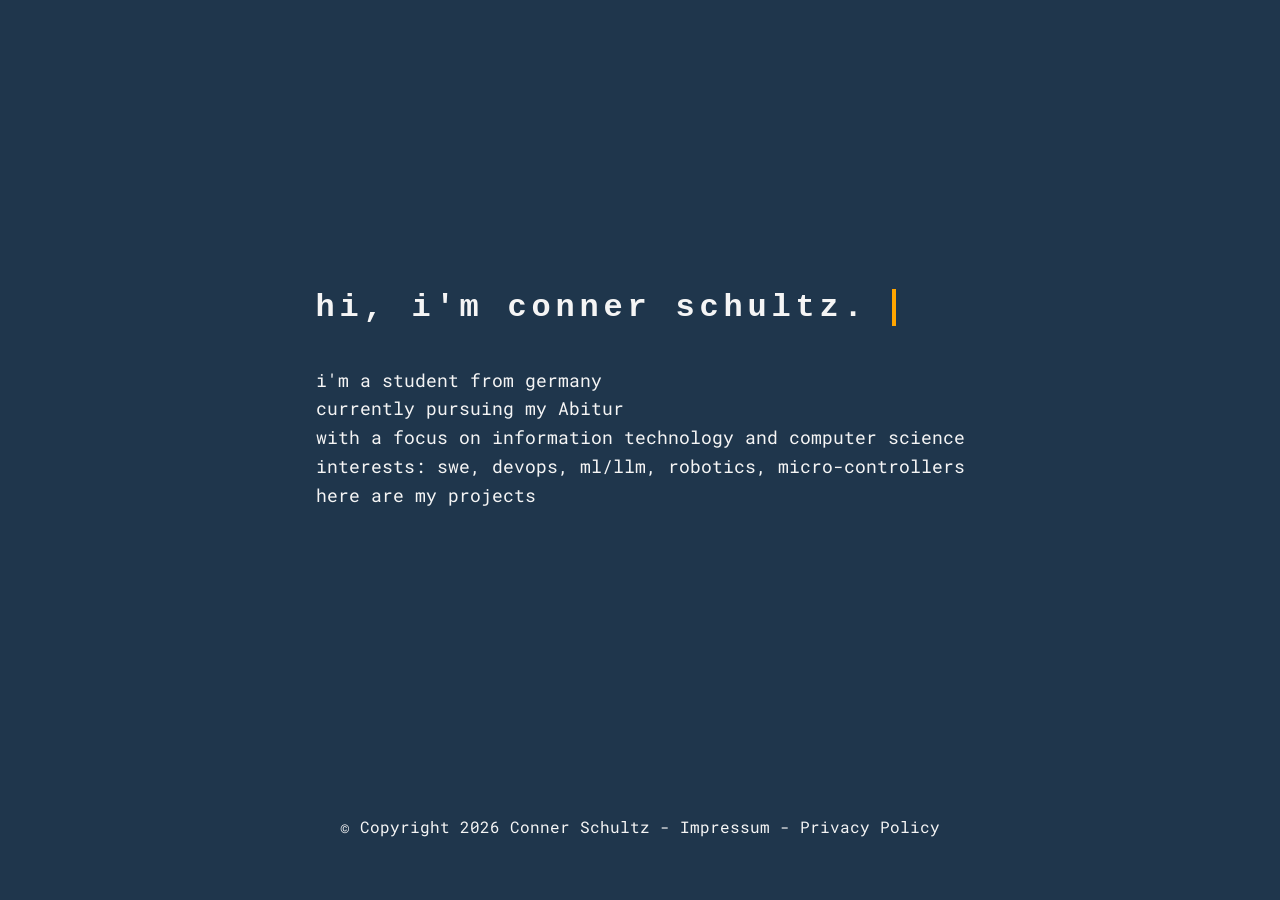
<file: index.html>
<!DOCTYPE html>
<html lang="en">

<head>
    <meta charset="UTF-8">
    <meta http-equiv="X-UA-Compatible" content="IE=edge">
    <meta name="viewport" content="width=device-width, initial-scale=1.0">

    <link rel="stylesheet" href="index.css">
    <link rel="icon" href="/img/pb.png">

    <title>Hello there!</title>
</head>

<body>
    <div class="card">
        <div class="text">
            <div class="title">
                <h1>hi, i'm conner schultz.</h1>
            </div>
            <p class="normal-text">
                i'm a student from germany<br>
                currently pursuing my Abitur<br>
                with a focus on information technology and computer science<br>
                interests: swe, devops, ml/llm, robotics, micro-controllers<br>
                <a href="https://www.github.com/connerscz">here are my projects</a>
            </p>
        </div>
    </div>
    <div class="footer">
        <p class="footer-text">
            © Copyright 2026 Conner Schultz - <a href="/imprint/">Impressum</a> - <a href="/privacy-policy/">Privacy Policy</a>
        </p>
    </div>
</body>


</html>
</file>
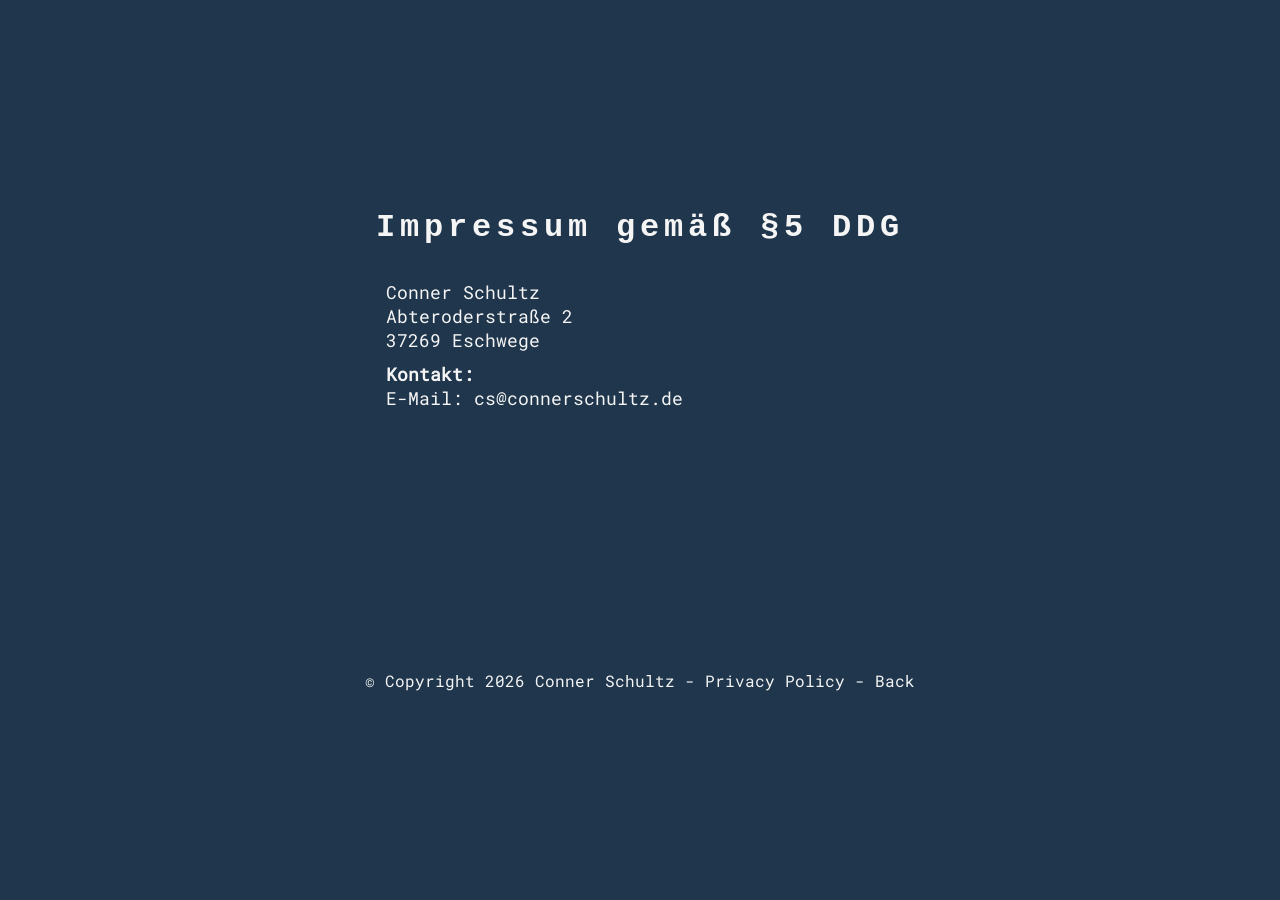
<file: imprint/index.html>
<!DOCTYPE html>
<html lang="de">

<head>
    <meta charset="UTF-8">
    <meta http-equiv="X-UA-Compatible" content="IE=edge">
    <meta name="viewport" content="width=device-width, initial-scale=1.0">

    <link rel="stylesheet" href="/imprint/imprint.css">
    <link rel="icon" href="/img/pb.png">

    <title>Hello there!</title>
</head>

<body>
    <div class="card">
        <div class="text">
            <div class="title">
                <h1>Impressum gemäß §5 DDG</h1>
            </div>
            <p class="normal-text">
                <br>
                Conner Schultz <br>
                Abteroderstraße 2 <br>
                37269 Eschwege
            </p>
            <p class="normal-text">
                <strong> Kontakt:</strong><br>
                E-Mail: cs@connerschultz.de
            </p>
        </div>
    </div>
    <div class="footer">
        <p class="footer-text">
            © Copyright 2026 Conner Schultz - <a href="/privacy-policy/">Privacy Policy</a> - <a href="/">Back</a>
        </p>
    </div>
</body>


</html>
</file>
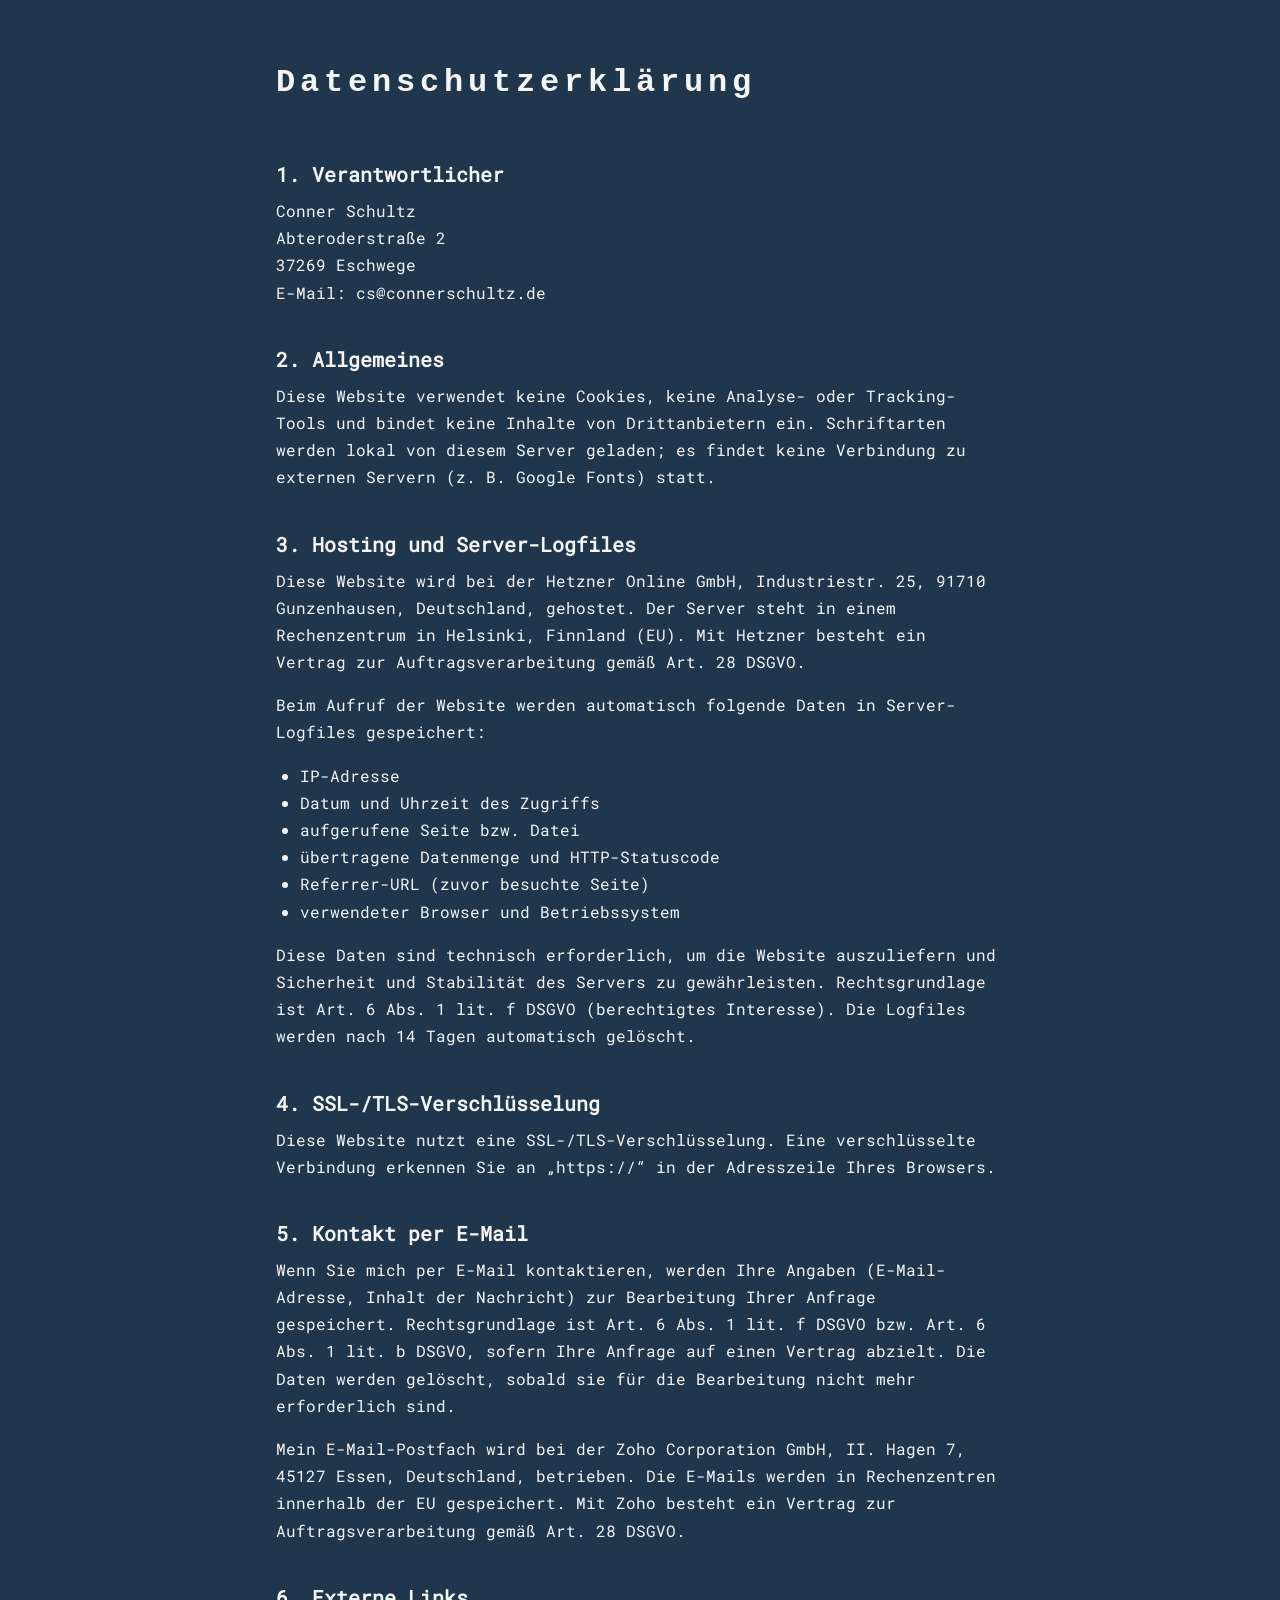
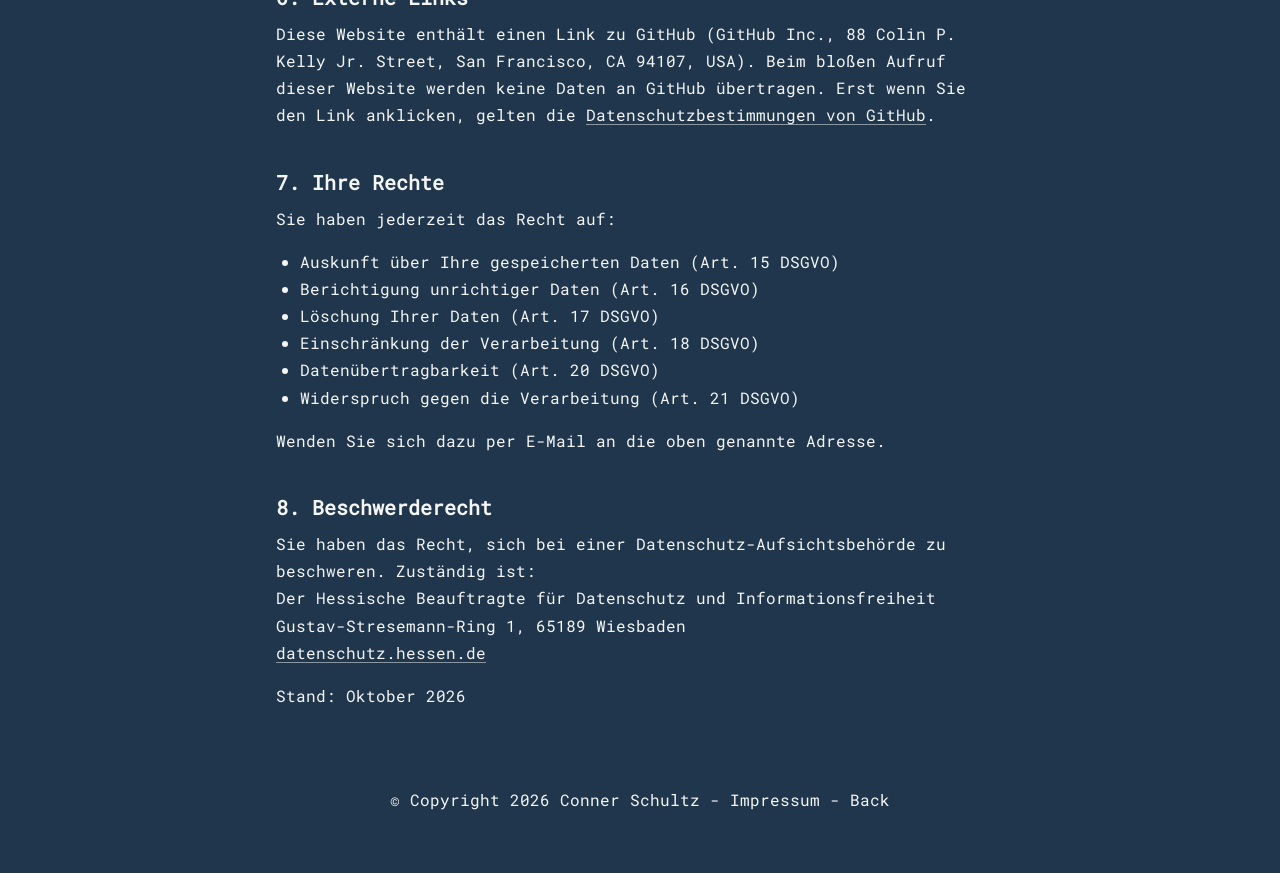
<file: privacy-policy/index.html>
<!DOCTYPE html>
<html lang="de">

<head>
    <meta charset="UTF-8">
    <meta http-equiv="X-UA-Compatible" content="IE=edge">
    <meta name="viewport" content="width=device-width, initial-scale=1.0">

    <link rel="stylesheet" href="/privacy-policy/index.css">
    <link rel="icon" href="/img/pb.png">

    <title>Hello there!</title>
</head>

<body>
    <div class="card">
        <div class="text">
            <div class="title">
                <h1>Datenschutzerklärung</h1>
            </div>

            <h2>1. Verantwortlicher</h2>
            <p class="normal-text">
                Conner Schultz<br>
                Abteroderstraße 2<br>
                37269 Eschwege<br>
                E-Mail: cs@connerschultz.de
            </p>

            <h2>2. Allgemeines</h2>
            <p class="normal-text">
                Diese Website verwendet keine Cookies, keine Analyse- oder Tracking-Tools
                und bindet keine Inhalte von Drittanbietern ein. Schriftarten werden lokal
                von diesem Server geladen; es findet keine Verbindung zu externen Servern
                (z. B. Google Fonts) statt.
            </p>

            <h2>3. Hosting und Server-Logfiles</h2>
            <p class="normal-text">
                Diese Website wird bei der Hetzner Online GmbH, Industriestr. 25,
                91710 Gunzenhausen, Deutschland, gehostet. Der Server steht in einem
                Rechenzentrum in Helsinki, Finnland (EU). Mit Hetzner besteht ein Vertrag
                zur Auftragsverarbeitung gemäß Art. 28 DSGVO.
            </p>
            <p class="normal-text">
                Beim Aufruf der Website werden automatisch folgende Daten in Server-Logfiles
                gespeichert:
            </p>
            <ul class="normal-text">
                <li>IP-Adresse</li>
                <li>Datum und Uhrzeit des Zugriffs</li>
                <li>aufgerufene Seite bzw. Datei</li>
                <li>übertragene Datenmenge und HTTP-Statuscode</li>
                <li>Referrer-URL (zuvor besuchte Seite)</li>
                <li>verwendeter Browser und Betriebssystem</li>
            </ul>
            <p class="normal-text">
                Diese Daten sind technisch erforderlich, um die Website auszuliefern und
                Sicherheit und Stabilität des Servers zu gewährleisten. Rechtsgrundlage ist
                Art. 6 Abs. 1 lit. f DSGVO (berechtigtes Interesse). Die Logfiles werden nach
                14 Tagen automatisch gelöscht.
            </p>

            <h2>4. SSL-/TLS-Verschlüsselung</h2>
            <p class="normal-text">
                Diese Website nutzt eine SSL-/TLS-Verschlüsselung. Eine verschlüsselte
                Verbindung erkennen Sie an „https://“ in der Adresszeile Ihres Browsers.
            </p>

            <h2>5. Kontakt per E-Mail</h2>
            <p class="normal-text">
                Wenn Sie mich per E-Mail kontaktieren, werden Ihre Angaben (E-Mail-Adresse,
                Inhalt der Nachricht) zur Bearbeitung Ihrer Anfrage gespeichert.
                Rechtsgrundlage ist Art. 6 Abs. 1 lit. f DSGVO bzw. Art. 6 Abs. 1 lit. b DSGVO,
                sofern Ihre Anfrage auf einen Vertrag abzielt. Die Daten werden gelöscht,
                sobald sie für die Bearbeitung nicht mehr erforderlich sind.
            </p>
            <p class="normal-text">
                Mein E-Mail-Postfach wird bei der Zoho Corporation GmbH, II. Hagen 7,
                45127 Essen, Deutschland, betrieben. Die E-Mails werden in Rechenzentren
                innerhalb der EU gespeichert. Mit Zoho besteht ein Vertrag zur
                Auftragsverarbeitung gemäß Art. 28 DSGVO.
            </p>

            <h2>6. Externe Links</h2>
            <p class="normal-text">
                Diese Website enthält einen Link zu GitHub (GitHub Inc., 88 Colin P. Kelly Jr.
                Street, San Francisco, CA 94107, USA). Beim bloßen Aufruf dieser Website werden
                keine Daten an GitHub übertragen. Erst wenn Sie den Link anklicken, gelten die
                <a href="https://docs.github.com/de/site-policy/privacy-policies/github-general-privacy-statement">Datenschutzbestimmungen von GitHub</a>.
            </p>

            <h2>7. Ihre Rechte</h2>
            <p class="normal-text">
                Sie haben jederzeit das Recht auf:
            </p>
            <ul class="normal-text">
                <li>Auskunft über Ihre gespeicherten Daten (Art. 15 DSGVO)</li>
                <li>Berichtigung unrichtiger Daten (Art. 16 DSGVO)</li>
                <li>Löschung Ihrer Daten (Art. 17 DSGVO)</li>
                <li>Einschränkung der Verarbeitung (Art. 18 DSGVO)</li>
                <li>Datenübertragbarkeit (Art. 20 DSGVO)</li>
                <li>Widerspruch gegen die Verarbeitung (Art. 21 DSGVO)</li>
            </ul>
            <p class="normal-text">
                Wenden Sie sich dazu per E-Mail an die oben genannte Adresse.
            </p>

            <h2>8. Beschwerderecht</h2>
            <p class="normal-text">
                Sie haben das Recht, sich bei einer Datenschutz-Aufsichtsbehörde zu beschweren.
                Zuständig ist:<br>
                Der Hessische Beauftragte für Datenschutz und Informationsfreiheit<br>
                Gustav-Stresemann-Ring 1, 65189 Wiesbaden<br>
                <a href="https://datenschutz.hessen.de">datenschutz.hessen.de</a>
            </p>

            <p class="normal-text">
                Stand: Oktober 2026
            </p>
        </div>
    </div>
    <div class="footer">
        <p class="footer-text">
            © Copyright 2026 Conner Schultz - <a href="/imprint/">Impressum</a> - <a href="/">Back</a>
        </p>
    </div>
</body>


</html>
</file>
<file: index.css>
html {
    scroll-behavior: smooth;
}

@font-face {
    font-family: 'Roboto Mono';
    src: url('/fonts/roboto-mono-v31-latin-regular.woff2') format('woff2');
    font-weight: 400;
    font-style: normal;
    font-display: swap;
}

body {
    font-family: 'Roboto Mono', monospace;
    background-color: #1f364c;
    display: flex;
    flex-direction: column;
    align-items: center;
    justify-content: center;
    min-height: 100vh;
    min-height: 100dvh;
    margin: 0;
}

a:link, a:visited {
  color: whitesmoke;
  text-decoration: none;
}

a:hover {
  color:gray;
  text-decoration: none;
}

a:active {
  text-decoration: none;
}

span:hover {
  transform: scale(1.5);
}

.footer {
  padding-bottom: clamp(24px, 7vh, 64px);
  display: flex;
  align-items: center;
  justify-content: center;
  width: 100%;
  color: whitesmoke;
}

.footer-addition {
  bottom: 0;
  display: flex;
  align-items: center;
  justify-content: center;
  width: 100%;
  color:#5a5858;
  font-family: system-ui, -apple-system, BlinkMacSystemFont, 'Segoe UI', Roboto, Oxygen, Ubuntu, Cantarell, 'Open Sans', 'Helvetica Neue', sans-serif;;
}

.card {
    flex: 1;
    display: flex;
    align-items: center;
    justify-content: center;
}

.title h1 {
    color: whitesmoke;
    margin: 0 0 1.25em;
    text-align: start;
    font-family: Consolas, 'SF Mono', Menlo, Monaco, 'Courier New', monospace;
    overflow: hidden;
    border-right: .15em solid orange;
    white-space: nowrap;
    letter-spacing: .15em;
    width: calc(24 * (1ch + .15em));
    animation: typing 3.5s steps(24, end), blink-caret .5s step-end infinite;
}

@keyframes typing {
    from {
        width: 0
    }
}

@keyframes blink-caret {
    from,
    to {
        border-color: transparent
    }
    50% {
        border-color: orange
    }
}

.normal-text {
    color: whitesmoke;
    font-size: 18px;
    line-height: 1.6;
    text-align: start;
    margin: 0 0 1em;
}

.footer-text {
    margin: 0;
}
@media (max-width: 600px) {
    .card {
        width: 100%;
        padding: 0 16px;
        box-sizing: border-box;
    }

    .title h1 {
        font-size: 4.8vw;
    }

    .normal-text {
        font-size: 16px;
    }

    .footer {
        padding-left: 16px;
        padding-right: 16px;
        box-sizing: border-box;
        text-align: center;
        font-size: 14px;
    }
}
</file>
<file: imprint/imprint.css>
html {
    scroll-behavior: smooth;
}

@font-face {
    font-family: 'Roboto Mono';
    src: url('/fonts/roboto-mono-v31-latin-regular.woff2') format('woff2');
    font-weight: 400;
    font-style: normal;
    font-display: swap;
}

body {
    font-family: 'Roboto Mono', monospace;
    background-color: #1f364c;
    display: flex;
    flex-direction: column;
    align-items: center;
    justify-content: center;
    min-height: 100vh;
    margin: 0;
}

a:link, a:visited {
  color: whitesmoke;
  text-decoration: none;
}

a:hover {
  color:gray;
  text-decoration: none;
}

a:active {
  text-decoration: none;
}

span:hover {
  transform: scale(1.5);
}

.footer {
  margin-top: 250px;
  bottom: 0;
  display: flex;
  align-items: center;
  justify-content: center;
  width: 100%;
  color: whitesmoke;
}

.footer-addition {
  bottom: 0;
  display: flex;
  align-items: center;
  justify-content: center;
  width: 100%;
  color:#5a5858;
  font-family: system-ui, -apple-system, BlinkMacSystemFont, 'Segoe UI', Roboto, Oxygen, Ubuntu, Cantarell, 'Open Sans', 'Helvetica Neue', sans-serif;;
}

.card {
    display: flex;
    align-items: center;
    justify-content: center;
}

.title h1 {
    color: whitesmoke;
    margin: 0 auto;
    text-align: start;
    font-family: Consolas, 'SF Mono', Menlo, Monaco, 'Courier New', monospace;
    overflow: hidden;
    white-space: nowrap;
    letter-spacing: .15em;
    animation: typing 3.5s steps(16, end), blink-caret .5s step-end infinite;
}

.normal-text {
    color: whitesmoke;
    font-size: 18px;
    text-align: start;
    margin: 10px;
}

.footer-text {
    margin: 0;
}
@media (max-width: 600px) {
    body {
        min-height: 100dvh;
    }

    .card {
        width: 100%;
        padding: 0 16px;
        box-sizing: border-box;
    }

    .title h1 {
        font-size: 5.2vw;
    }

    .normal-text {
        font-size: 16px;
        margin: 10px 0;
    }

    .footer {
        margin-top: 120px;
        padding: 0 16px 24px;
        box-sizing: border-box;
        text-align: center;
        font-size: 14px;
    }
}
</file>
<file: privacy-policy/index.css>
html {
    scroll-behavior: smooth;
}
@font-face {
    font-family: 'Roboto Mono';
    src: url('/fonts/roboto-mono-v31-latin-regular.woff2') format('woff2');
    font-weight: 400;
    font-style: normal;
    font-display: swap;
}

body {
    font-family: 'Roboto Mono', monospace;
    background-color: #1f364c;
    display: flex;
    flex-direction: column;
    align-items: center;
    justify-content: center;
    min-height: 100vh;
    margin: 0;
}

a:link, a:visited {
  color: whitesmoke;
  text-decoration: none;
}

a:hover {
  color:gray;
  text-decoration: none;
}

a:active {
  text-decoration: none;
}

span:hover {
  transform: scale(1.5);
}

.footer {
  margin-top: 64px;
  padding-bottom: clamp(24px, 7vh, 64px);
  display: flex;
  align-items: center;
  justify-content: center;
  width: 100%;
  color: whitesmoke;
}

.footer-addition {
  bottom: 0;
  display: flex;
  align-items: center;
  justify-content: center;
  width: 100%;
  color:#5a5858;
}

.card {
    width: 100%;
    display: flex;
    align-items: center;
    justify-content: center;
}

.text {
    width: 100%;
    max-width: 760px;
    padding: 64px 16px 0;
    box-sizing: border-box;
    overflow-wrap: break-word;
    hyphens: auto;
}

.text h2 {
    color: whitesmoke;
    font-size: 20px;
    margin: 2em 0 .5em;
}

.text ul {
    padding-left: 1.5em;
}

.title h1 {
    display: inline-block;
    color: whitesmoke;
    font-size: clamp(1.25rem, 5.5vw, 2rem);
    margin: 0 0 .5em;
    text-align: start;
    font-family: Consolas, 'SF Mono', Menlo, Monaco, 'Courier New', monospace;
    overflow: hidden;
    white-space: nowrap;
    letter-spacing: .15em;
    animation: typing 3.5s steps(16, end), blink-caret .5s step-end infinite;
}

.normal-text {
    color: whitesmoke;
    font-size: 16px;
    line-height: 1.7;
    text-align: start;
    margin: 0 0 1em;
}

.footer-text {
    margin: 0;
}

.text a {
    text-decoration: underline;
    text-decoration-color: rgba(245, 245, 245, .5);
    text-decoration-thickness: 1px;
    text-underline-offset: 3px;
}

.text a:hover {
    text-decoration-color: gray;
}

@media (max-width: 600px) {
    body {
        min-height: 100dvh;
    }

    .title h1 {
        font-size: clamp(1rem, 5.5vw, 2rem);
    }

    .footer {
        padding-left: 16px;
        padding-right: 16px;
        box-sizing: border-box;
        text-align: center;
        font-size: 14px;
    }
}
</file>
